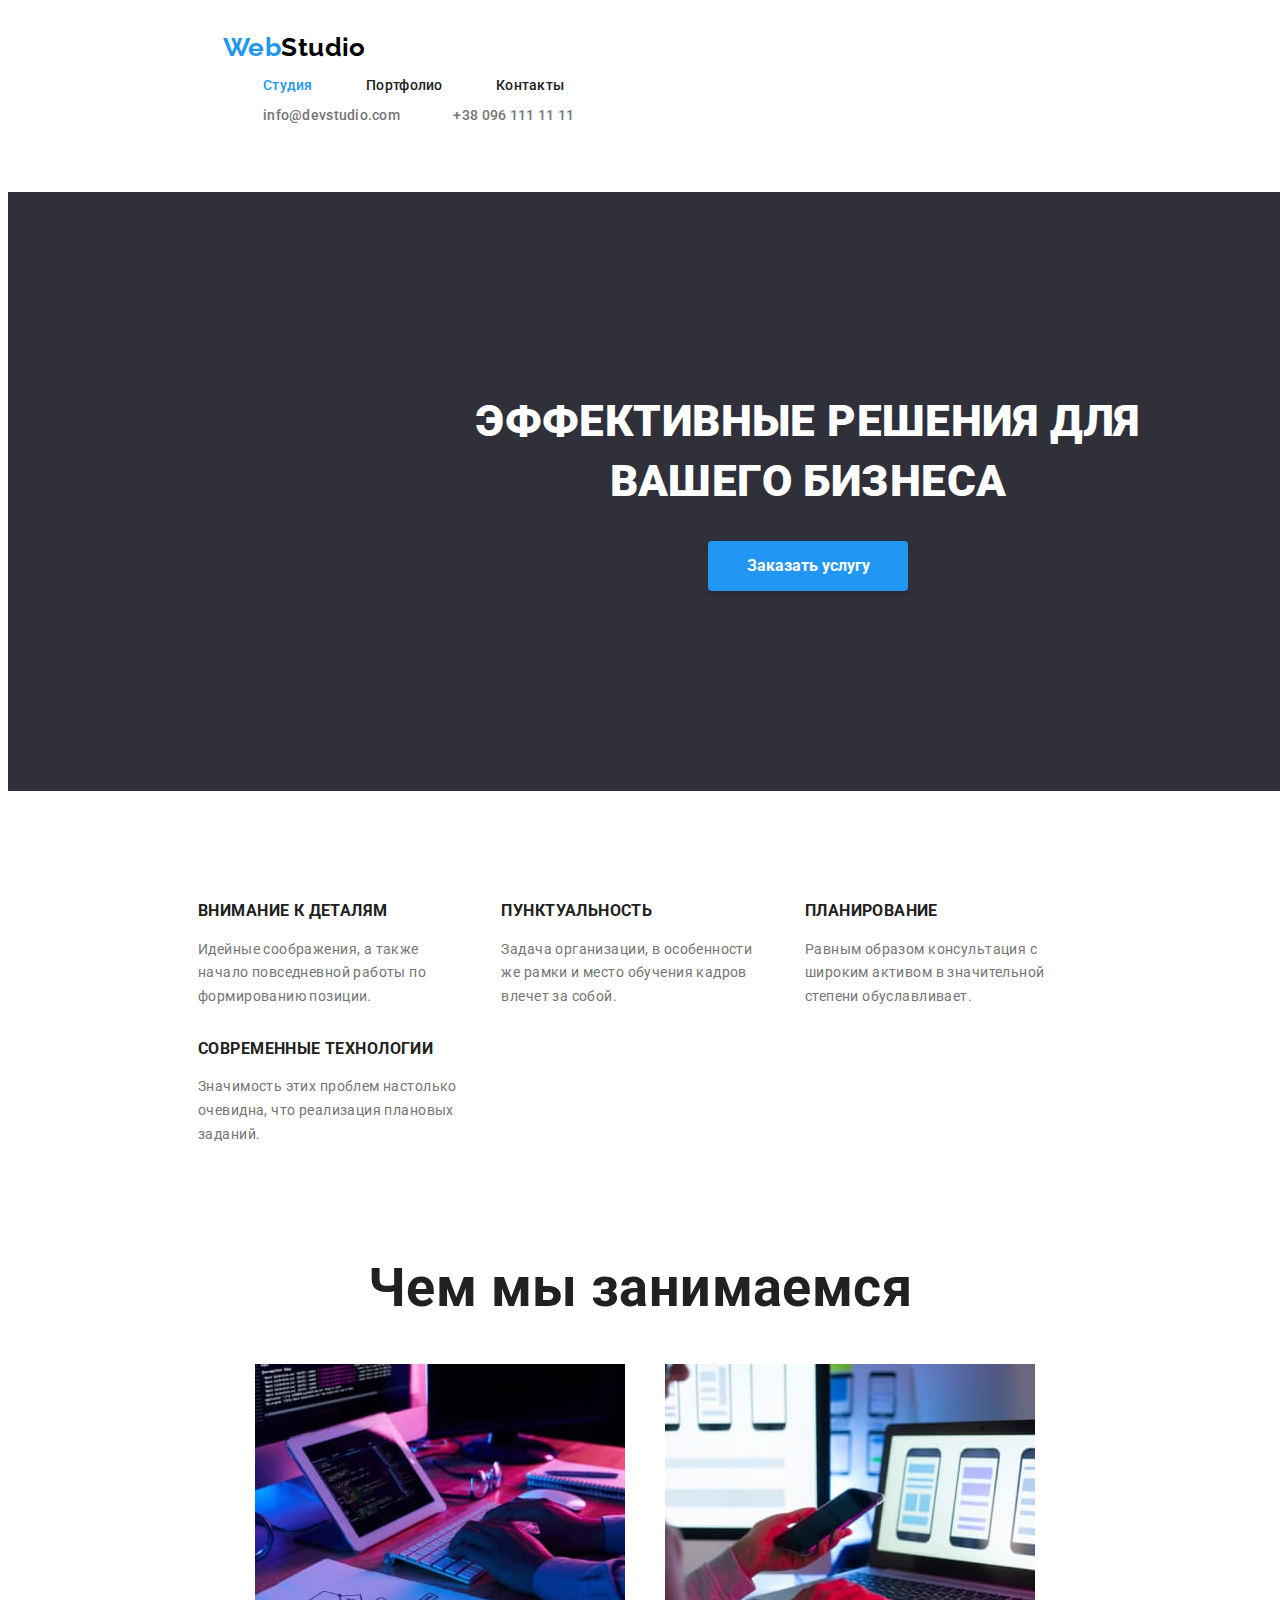
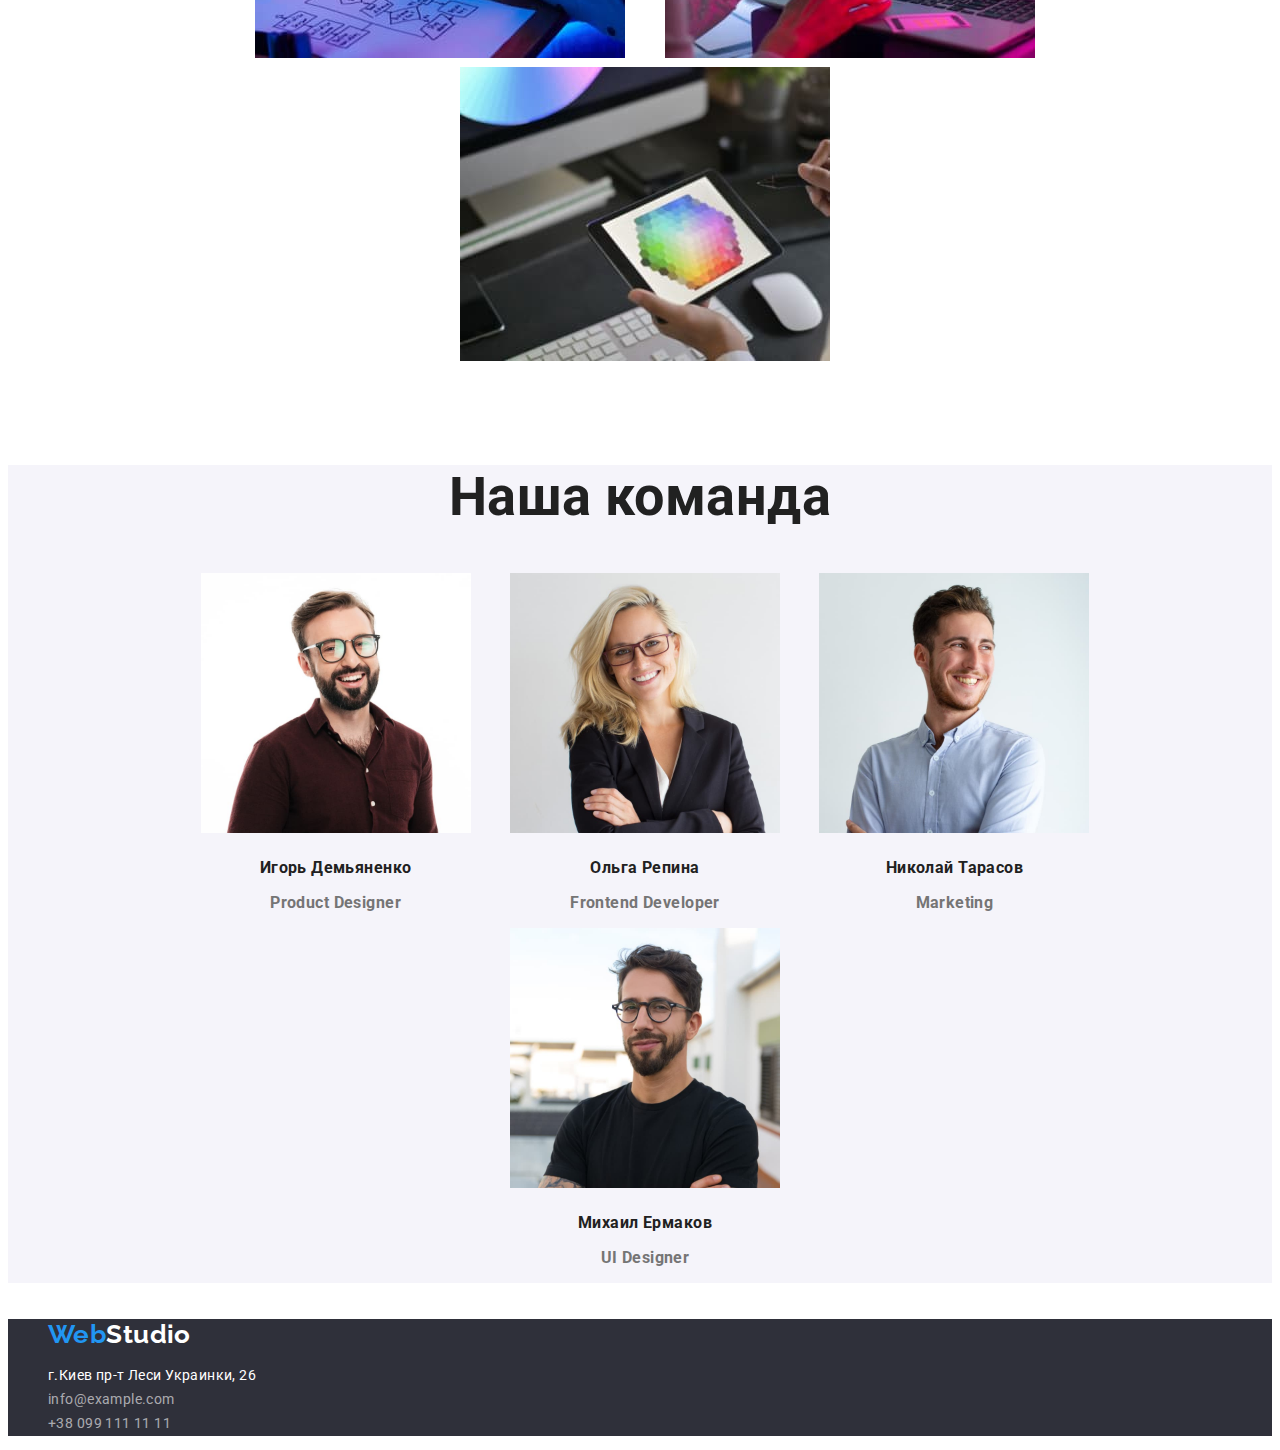
<file: index.html>
<!DOCTYPE html>
<html lang="ru">
<head>
    <meta charset="UTF-8">
    <meta http-equiv="X-UA-Compatible" content="IE=edge">
    <meta name="viewport" content="width=device-width, initial-scale=1.0">
    <title>WebStudio</title>
    <link rel="stylesheet" href="https://cdnjs.cloudflare.com/ajax/libs/modern-normalize/1.1.0/modern-normalize.min.css" integrity="sha512-wpPYUAdjBVSE4KJnH1VR1HeZfpl1ub8YT/NKx4PuQ5NmX2tKuGu6U/JRp5y+Y8XG2tV+wKQpNHVUX03MfMFn9Q==" crossorigin="anonymous" referrerpolicy="no-referrer" />
    <link rel="stylesheet" href="./css/styles.css">
    <link rel="preconnect" href="https://fonts.googleapis.com">
    <link rel="preconnect" href="https://fonts.gstatic.com" crossorigin>
    <link href="https://fonts.googleapis.com/css2?family=Raleway:wght@700&family=Roboto:wght@400;500;700;900&display=swap" rel="stylesheet">
</head>
<body>
    <header class="header">
        <nav class="navigation">
            <a href="/" class="logo"><span class="web">Web</span>Studio</a>
            <ul class="navigation-container">
                <li class="navigation-list"><a href="#hero" class="navigation-link current">Студия</a></li>
                <li class="navigation-list"><a href="portfolio.html#portfolio" class="navigation-link ">Портфолио</a></li>
                <li class="navigation-list"><a href="#footer" class="navigation-link">Контакты</a></li>
            </ul>
        </nav>
        <ul class="contacts">
            <li class="contacts-list"><a href="mailto:info@devstudio.com" class="mail">info@devstudio.com</a></li>
            <li class="contacts-list"><a href="tel:+380961111111" class="phone">+38 096 111 11 11</a></li>
        </ul>
    </header>
    <main>
<section class="hero" id="hero">
    <h1 class="hero-title"> Эффективные решения для вашего бизнеса</h1>
    <button type="button" class="hero-button">Заказать услугу</button>
</section>
<section class="description"> 
    <h2 class="heading">Описание</h2>
    <ul>
        <li class="description-list">
            <h3 class="description-title">Внимание к деталям</h3>
            <p class="description-text">Идейные соображения, а также начало повседневной работы по формированию позиции.</p>
        </li>
        <li class="description-list">
            <h3 class="description-title">Пунктуальность</h3>
            <p class="description-text">Задача организации, в особенности же рамки и место обучения кадров влечет за собой.</p>
        </li>
        <li class="description-list">
            <h3 class="description-title">Планирование</h3>
            <p class="description-text">Равным образом консультация с широким активом в значительной степени обуславливает.</p>
        </li>
        <li class="description-list">
            <h3 class="description-title">Современные технологии</h3>
            <p class="description-text">Значимость этих проблем настолько очевидна, что реализация плановых заданий.</p>
        </li>
    </ul>
</section>
<section class="info title">
    <h2 class="info-title">Чем мы занимаемся</h2>
    <ul>
        <li class="info-list">
            <img src="./images/box1.jpg" alt="box1" width="370"/>
        </li>
        <li class="info-list">
            <img src="./images/box2.jpg" alt="box2" width="370"/>
        </li>
        <li class="info-list">
            <img src="./images/box3.jpg" alt="box3" width="370"/>
        </li>
    </ul>
</section>
<section class="masters title">
    <h2 class="masters-title">Наша команда</h2>
    <ul>
        <li class="masters-list">
            <img src="./images/igor_dem.jpg" alt="Ігор" width="270" class="masters-img"/>
             <h3 class="masters-name"> Игорь Демьяненко</h3>
             <p lang="en" class="masters-pro">Product Designer</p>
            </li>
        <li class="masters-list">
            <img src="./images/olga_repina.jpg" alt="Оля" width="270" class="masters-img"/>
            <h3 class="masters-name"> Ольга Репина</h3>
            <p lang="en" class="masters-pro">Frontend Developer</p>
        </li>
        <li class="masters-list">
            <img src="./images/nic_tarasov.jpg" alt="Микола" width="270" class="masters-img"/>
            <h3 class="masters-name">Николай Тарасов </h3>
            <p lang="en" class="masters-pro">Marketing</p>
        </li>
        <li class="masters-list">
            <img src="./images/mix_ermakov.jpg" alt="Михайло" width="270" class="masters-img"/>
            <h3 class="masters-name">Михаил Ермаков </h3>
            <p lang="en" class="masters-pro">UI Designer</p>
        </li>
    </ul>
</section>
    </main>
    <footer class="footer" id="footer">
        <a href="/" class="logo-footer"><span class="web">Web</span>Studio</a>
    <address>
        <ul>
            <li class="footer-contacts-list"><a href="https://goo.gl/maps/eD4NJiAdXLNLKU5t9" target="_blank" rel="noopener norefferer" class="footer-maps"> г.Киев пр-т Леси Украинки, 26</a></li>
            <li class="footer-contacts-list"><a href="mailto:info@devstudio.com" class="footer-mail">info@example.com </a></li>
            <li class="footer-contacts-list"><a href="tel:+380991111111" class="footer-phone">+38 099 111 11 11</a></li>
        </ul>
    </address>
    </footer>
</body>
</html>
</file>
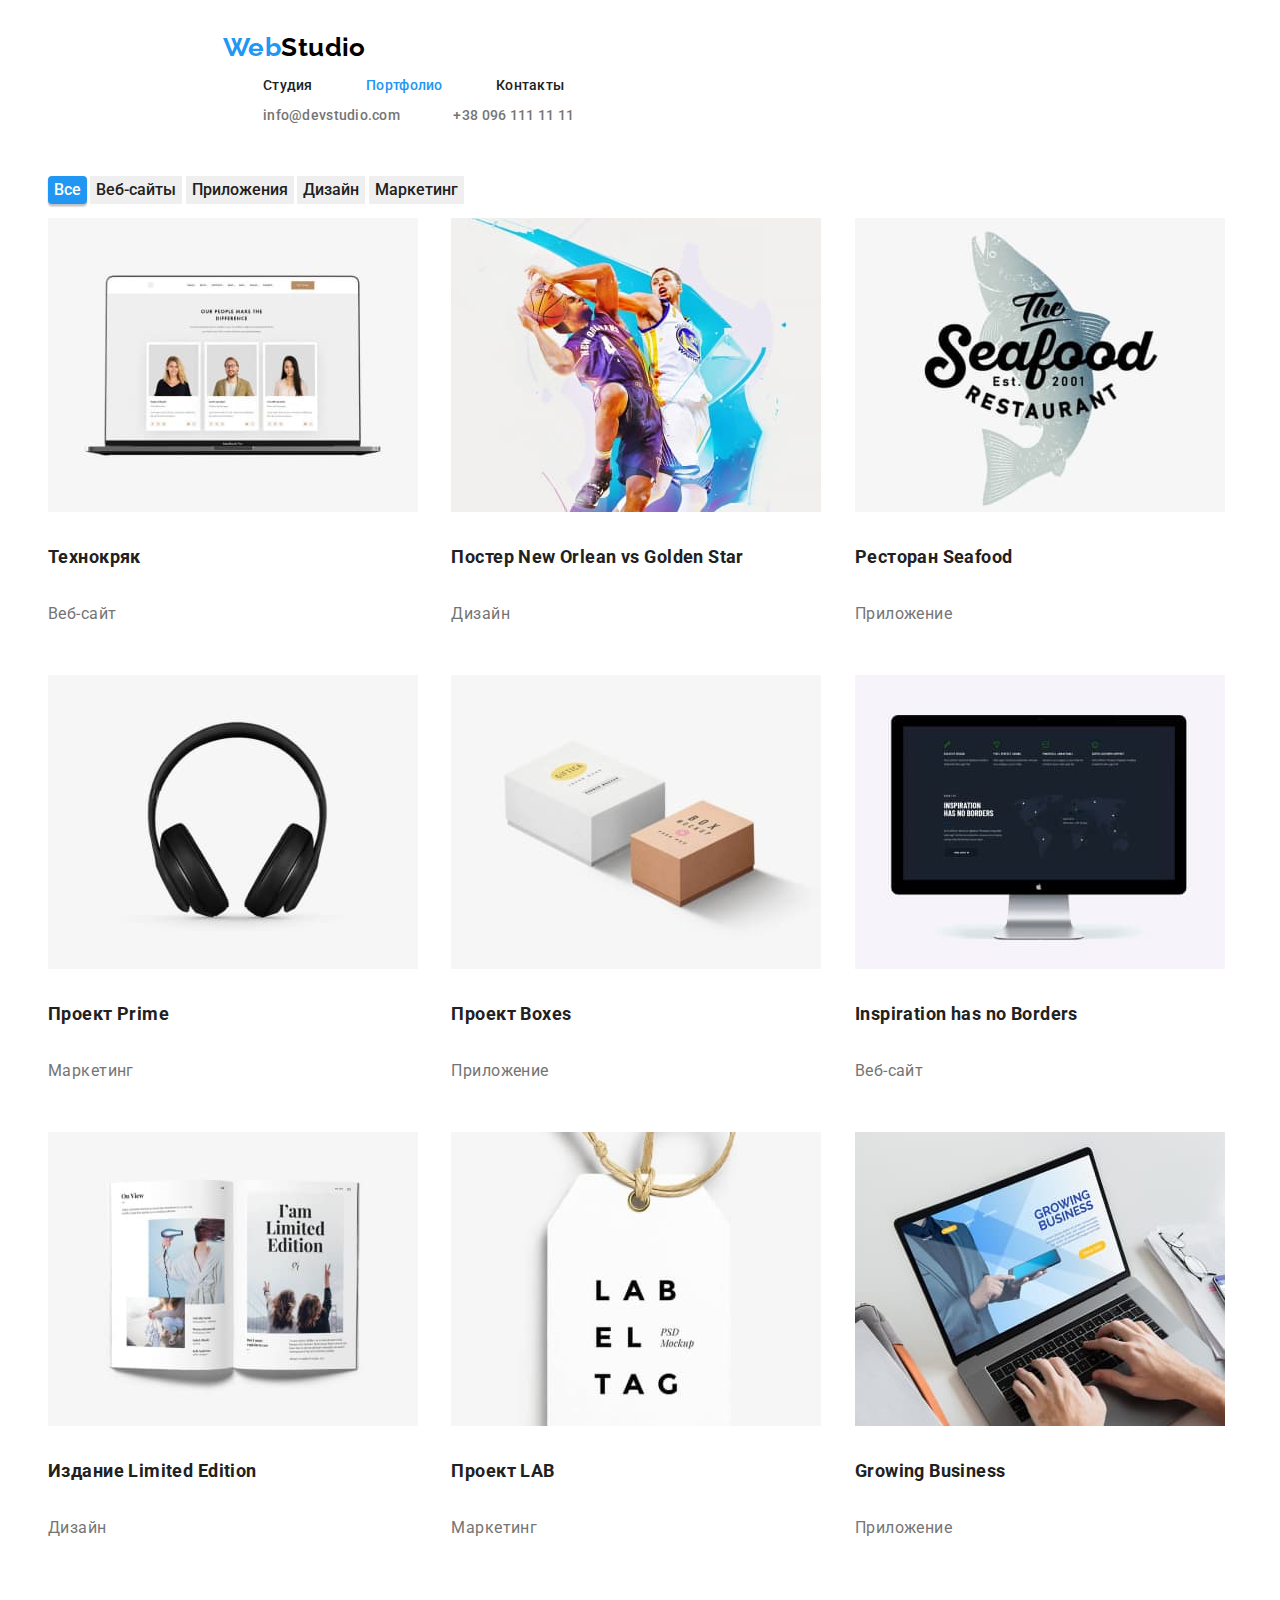
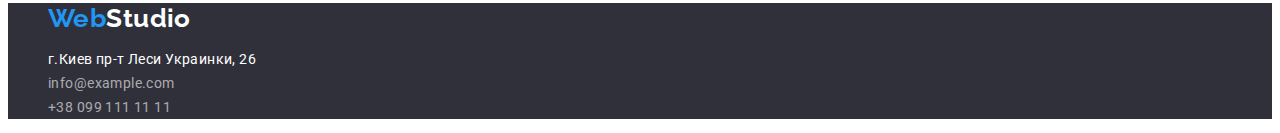
<file: portfolio.html>
<!DOCTYPE html>
<html lang="ru">
<head>
    <meta charset="UTF-8">
    <meta http-equiv="X-UA-Compatible" content="IE=edge">
    <meta name="viewport" content="width=device-width, initial-scale=1.0">
    <title>Portfolio</title>
    <link rel="stylesheet" href="https://cdnjs.cloudflare.com/ajax/libs/modern-normalize/1.1.0/modern-normalize.min.css" integrity="sha512-wpPYUAdjBVSE4KJnH1VR1HeZfpl1ub8YT/NKx4PuQ5NmX2tKuGu6U/JRp5y+Y8XG2tV+wKQpNHVUX03MfMFn9Q==" crossorigin="anonymous" referrerpolicy="no-referrer" />
    <link rel="stylesheet" href="./css/styles.css">
    <link rel="stylesheet" href="./css/styles.css">
    <link rel="preconnect" href="https://fonts.googleapis.com">
    <link rel="preconnect" href="https://fonts.gstatic.com" crossorigin>
    <link href="https://fonts.googleapis.com/css2?family=Raleway:wght@700&family=Roboto:wght@400;500;700;900&display=swap" rel="stylesheet">
</head>
<body>
    <header class="header">
        <nav class="navigation">
            <a href="/" class="logo"><span class="web">Web</span>Studio</a>
            <ul class="navigation-container">
                <li class="navigation-list"><a href="index.html#hero" class="navigation-link">Студия</a></li>
                <li class="navigation-list"><a href="#portfolio" class="navigation-link current">Портфолио</a></li>
                <li class="navigation-list"><a href="#footer" class="navigation-link">Контакты</a></li>
            </ul>
        </nav>
        <ul class="contacts">
            <li class="contacts-list"><a href="mailto:info@devstudio.com" class="mail">info@devstudio.com</a></li>
            <li class="contacts-list"><a href="tel:+380961111111" class="phone">+38 096 111 11 11</a></li>
        </ul>
    </header>
    <main>
        <section class="portfolio" id="portfolio">
            <h1 class="heading">Портфолио</h1>
            <ul>
                <li class="button-list">
                    <button type="button" class="button active">Все</button>
                </li>
                <li class="button-list">
                    <button type="button" class="button">Веб-сайты</button>
                </li>
                <li class="button-list">
                    <button type="button" class="button">Приложения</button>
                </li>
                <li class="button-list">
                    <button type="button" class="button">Дизайн</button>
                </li>
                <li class="button-list">
                    <button type="button" class="button">Маркетинг</button>
                </li>
            
            </ul>
            
            <ul>
                <li class="portfolio-list">
                    <img src="./images/img1.jpg" alt="сайт технокряк" width="370" class="portfolio-img">
                    <h4 class="portfolio-name">Технокряк</h4>
                    <p class="portfolio-text">Веб-сайт</p>
                </li>
                <li class="portfolio-list">
                    <img src="./images/img2.jpg" alt="дизайн постер" width="370" class="portfolio-img">
                    <h4 class="portfolio-name">Постер New Orlean vs Golden Star </h4>
                    <p class="portfolio-text">Дизайн</p>
                </li>
                <li class="portfolio-list">
                    <img src="./images/img3.jpg" alt="додаток seafood" width="370" class="portfolio-img">
                    <h4 class="portfolio-name">Ресторан Seafood</h4>
                    <p class="portfolio-text">Приложение</p>
                </li>
                <li class="portfolio-list">
                    <img src="./images/img4.jpg" alt="маркетинг prime"  width="370" class="portfolio-img">
                    <h4 class="portfolio-name">Проект Prime</h4>
                    <p class="portfolio-text">Маркетинг</p>
                </li>
                <li class="portfolio-list">
                    <img src="./images/img5.jpg" alt="додаток boxes" width="370" class="portfolio-img">
                    <h4 class="portfolio-name">Проект Boxes</h4>
                    <p class="portfolio-text">Приложение</p>
                </li>
                <li class="portfolio-list">
                    <img src="./images/img6.jpg" alt="сайт" width="370" class="portfolio-img">
                    <h4 class="portfolio-name">Inspiration has no Borders</h4>
                    <p class="portfolio-text">Веб-сайт</p>
                </li>
                <li class="portfolio-list">
                    <img src="./images/img7.jpg" alt="дизайн limited edition" width="370" class="portfolio-img">
                    <h4 class="portfolio-name">Издание Limited Edition</h4>
                    <p class="portfolio-text">Дизайн</p>
                </li>
                <li class="portfolio-list">
                    <img src="./images/img8.jpg" alt="маркетинг lab" width="370" class="portfolio-img">
                    <h4 class="portfolio-name">Проект LAB</h4>
                    <p class="portfolio-text">Маркетинг</p>
                </li>
                <li class="portfolio-list">
                    <img src="./images/img9.jpg" alt="додаток GB" width="370" class="portfolio-img">
                    <h4 class="portfolio-name">Growing Business</h4>
                    <p class="portfolio-text">Приложение</p>
                </li>
           </ul>
        </section>

    </main>
    <footer class="footer" id="footer">
            <a href="/" class="logo-footer"><span class="web">Web</span>Studio</a>
        <address>
            <ul>
                <li class="footer-contacts-list"><a href="https://goo.gl/maps/eD4NJiAdXLNLKU5t9" target="_blank" rel="noopener norefferer" class="footer-maps"> г.Киев пр-т Леси Украинки, 26</a></li>
                <li class="footer-contacts-list"><a href="mailto:info@devstudio.com" class="footer-mail">info@example.com </a></li>
                <li class="footer-contacts-list"><a href="tel:+380991111111" class="footer-phone">+38 099 111 11 11</a></li>
            </ul>
        </address>
    </footer>
    
</body>
</html>
</file>
<file: css/styles.css>
:root {
    /*fonts*/
    --main-font:'Roboto', sans-serif;
    --secondary-font: 'Raleway', sans-serif;

    /*colors*/
    --main-light: #FFFFFF;
    --main-dark: #2F303A;
    --main-font-color: #212121;
    --secondary-font-color: #757575;
    --color-font-dark: #000000;
    --color-hover: #2196F3;
}
body {
    font-family: var(--main-font);
    font-size: 14px;
    letter-spacing: 0.03em;
    color:var(--main-font-color) ;
    background: var(--main-light) ;
}
.header {
    padding: 24px 215px 25px 215px;
}

.logo {
    font-family: var(--secondary-font);
    font-weight: 700;
    font-size: 26px;
    line-height: 1.2;
    color: var(--color-font-dark);
    text-decoration: none;

}
.web {
    color: var(--color-hover)

}

.navigation-list, .contacts-list, .description-list, .info-list, .masters-list, .portfolio-list {
    display: flex;
    display: inline-block;
}
.navigation-link  {
    margin-right: 50px;
    color: var(--main-font-color);
    text-decoration: none;
    font-family: var(--main-font);
    font-weight: 500;
    font-size: 14px;
    letter-spacing: 0.02em;
    line-height: 1.15;
}

.mail, .phone {
    margin-right: 50px;
    color: var(--secondary-font-color);
    text-decoration: none;
    font-family: var(--main-font);
    font-weight: 500;
    letter-spacing: 0.02em;
    line-height: 1.15;
}
.navigation-link:hover, .mail:hover, .phone:hover,
.navigation-link:focus, .mail:focus, .phone:focus {
    color: var(--color-hover);
}
.current {
    color: var(--color-hover);
}
.mail {
    margin-right: 50px;
}
.hero {
    background: var(--main-dark);
    width: 1600px;
    
}
.hero-title {
    font-family: var(--main-font);
    font-weight: 900;
    font-size: 44px;
    line-height: 1.36;
    text-align: center;
    text-transform: uppercase;
    color: var(--main-light);
    padding: 200px 452px 0px 452px;
}
.hero-button {
    background: var(--color-hover);
    box-shadow: 0px 4px 4px rgba(0, 0, 0, 0.15);
    border-radius: 4px;
    font-family: var(--main-font);
    font-weight: 700;
    font-size: 16px;
    line-height: 1.87;
    align-items: center;
    text-align: center;
    color: var(--main-light);
    width: 200px;
    height: 50px;
    border: none;
    padding: 10px 32px 10px 32px;
    margin: 0px 700px 200px 700px;
    cursor: pointer;
}
.description{
    margin-top: 95px;
    padding: 0px 150px 0px 150px;
}
.description-title{
    font-family:var(--main-font);
    font-weight: 700;
    line-height: 1.15;
    text-transform: uppercase;
    color: var(--main-font-color);
}
.description-text{
    font-family:var(--main-font);
    font-size: 14px;
    line-height: 1.71;
    color: var(--secondary-font-color);
    width: 270px;
    margin-right: 30px;
}
.info{
    margin-top: 95px;
    padding: 0px 150px 0px 150px;
}
.title{
    font-family: var(--main-font);
    font-weight: 700;
    font-size: 36px;
    line-height: 1.17;
    text-align: center;
    color: var(--main-font-color);
}
.info-list {
    margin-right: 30px;
}
.masters {
    margin-top: 95px;
    padding: 0px 150px 0px 150px;
    background: #F5F4FA;
}
.masters-name {
    font-family: var(--main-font);
    font-weight: 700;
    font-size: 16px;
    line-height: 1.19;
    text-align: center;
    color: var(--main-font-color);
}
.masters-pro {
    font-family: var(--main-font);
    font-size: 16px;
    line-height: 1.19;
    text-align: center;
    color: var(--secondary-font-color);
}
.masters-list {
    margin-right: 30px;
}
.footer {
  background: var(--main-dark);
}
.logo-footer {
    font-family: var(--secondary-font);
    font-weight: 700;
    font-size: 26px;
    line-height: 1.19;
    color: var(--main-light);
    text-decoration: none;
    padding-left: 40px;
}
.footer-contacts-list {
    display: flex;
    
}
.footer-maps {
    font-family: var(--main-font);
    font-style: normal;
    font-size: 14px;
    line-height: 1.71;
    color: var(--main-light);
    text-decoration: none;
}
.footer-mail, .footer-phone {
    font-family: var(--main-font);
    font-style: normal;
    font-size: 14px;
    line-height: 1.71;
    color: rgba(255, 255, 255, 0.6);
    text-decoration: none;
}
.footer-maps:hover, .footer-mail:hover, .footer-phone:hover,
.footer-maps:focus, .footer-mail:focus, .footer-phone:focus {
    color:var(--main-light);
}
.portfolio-list {
    margin-right: 30px;
    margin-bottom: 30px;
}
.portfolio-name {
    font-family:var(--main-font);
    font-weight: 700;
    font-size: 18px;
    line-height: 2;
    color: var(--main-font-color);

}
.portfolio-text {
    font-family: var(--main-font);
    font-size: 16px;
    line-height: 1.87;
    color: var(--secondary-font-color);
}
.button-list {
    display: flex;
    display: inline-block;
}

.button {
    font-family: var(--main-font);
    font-weight: 500;
    font-size: 16px;
    line-height: 1.625;
    text-align: center;
    color: var(--main-font-color);
    border: none;
    cursor: pointer;
}
.button:hover {
    color: var(--main-light);
    background: var(--color-hover);
    box-shadow: 0px 3px 1px rgba(0, 0, 0, 0.1), 0px 1px 2px rgba(0, 0, 0, 0.08), 0px 2px 2px rgba(0, 0, 0, 0.12);
    border-radius: 4px;
}
.active {
    color: var(--main-light);
    background: var(--color-hover);
    box-shadow: 0px 3px 1px rgba(0, 0, 0, 0.1), 0px 1px 2px rgba(0, 0, 0, 0.08), 0px 2px 2px rgba(0, 0, 0, 0.12);
    border-radius: 4px;
}
.heading {
    display: none;
}
</file>
